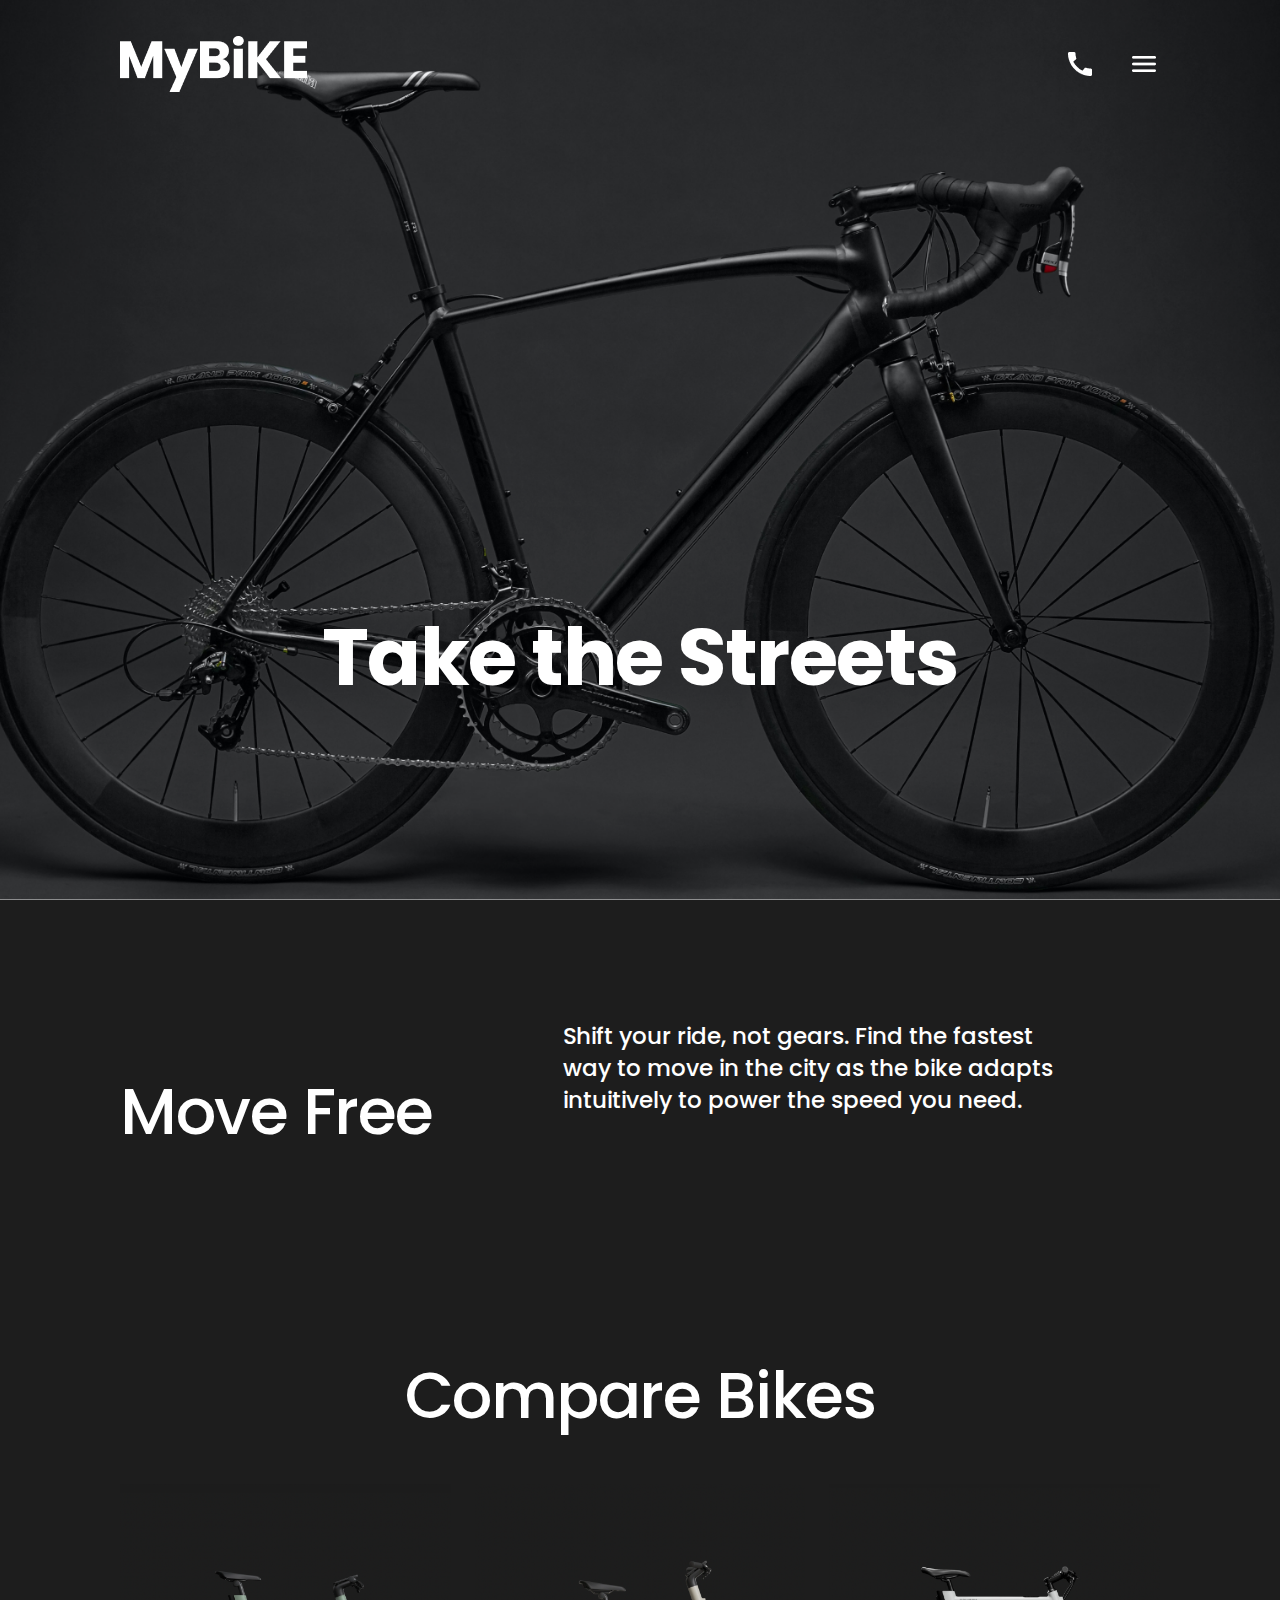
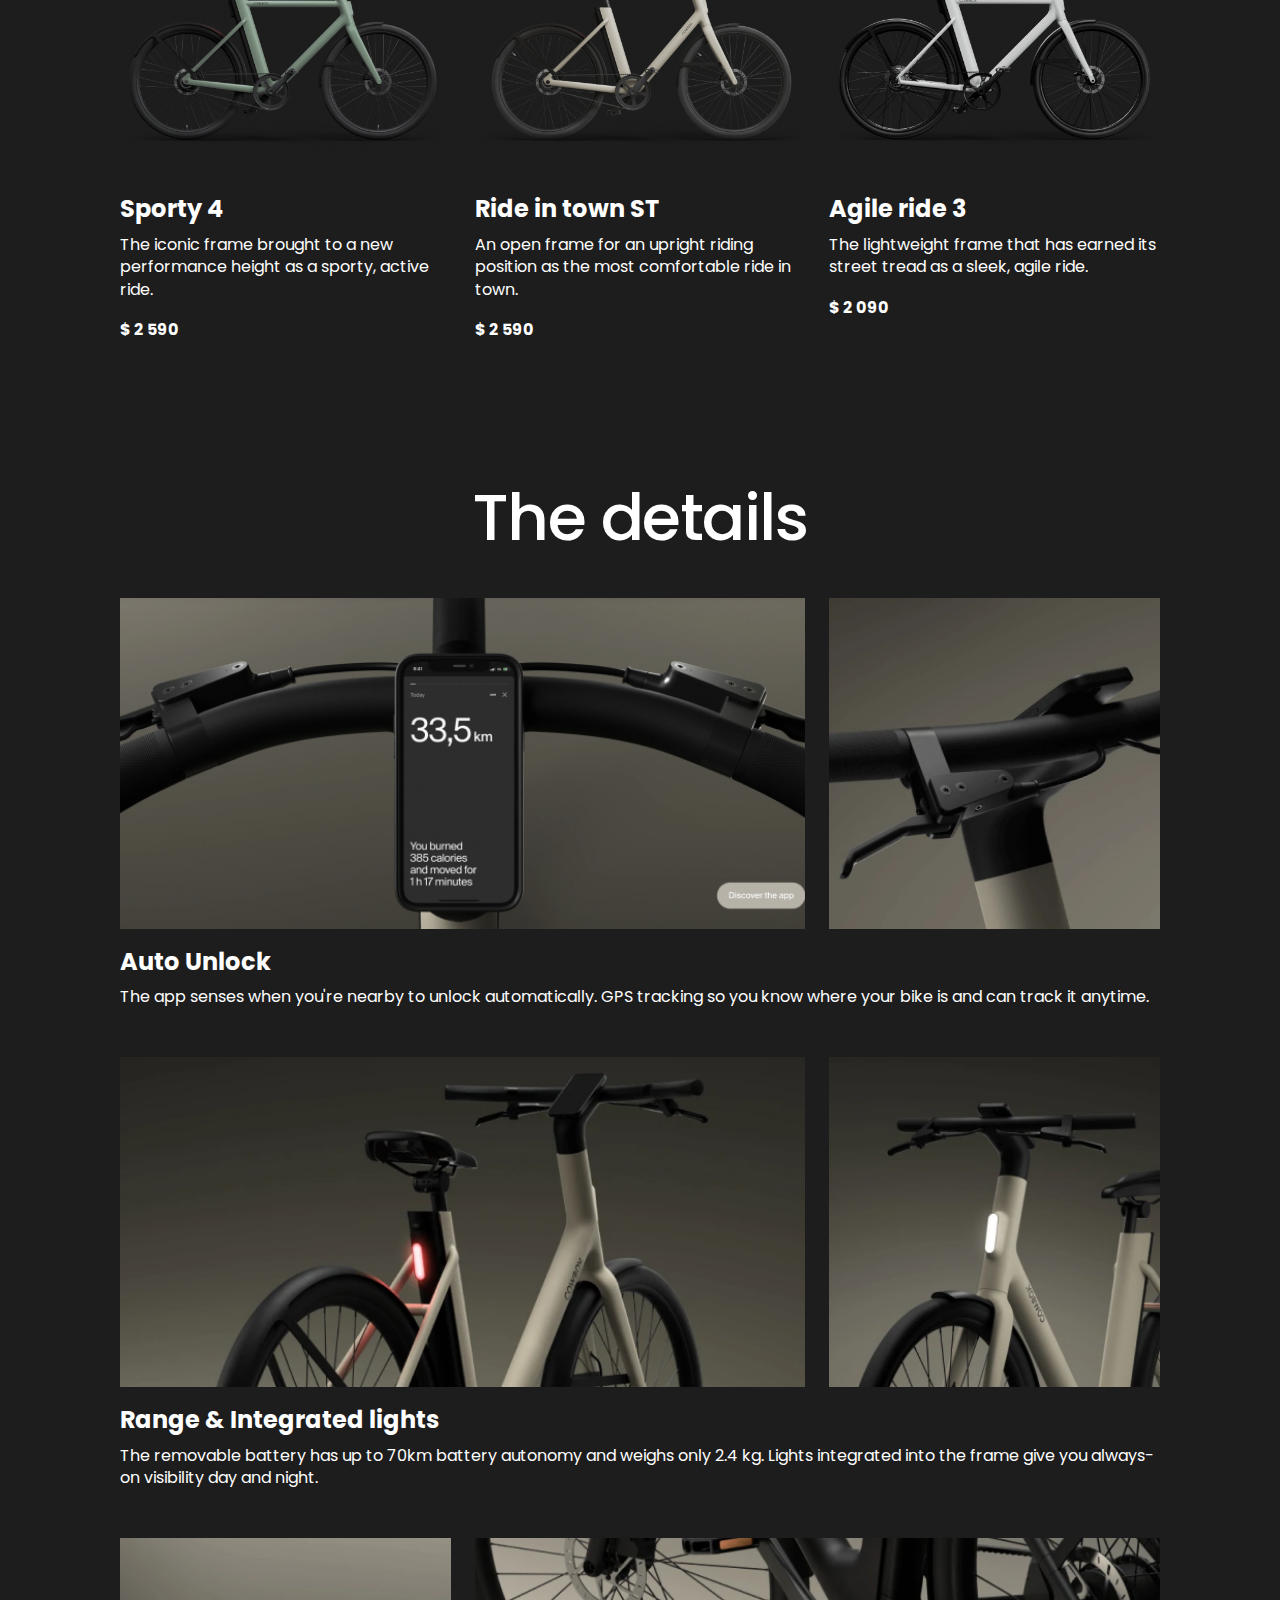
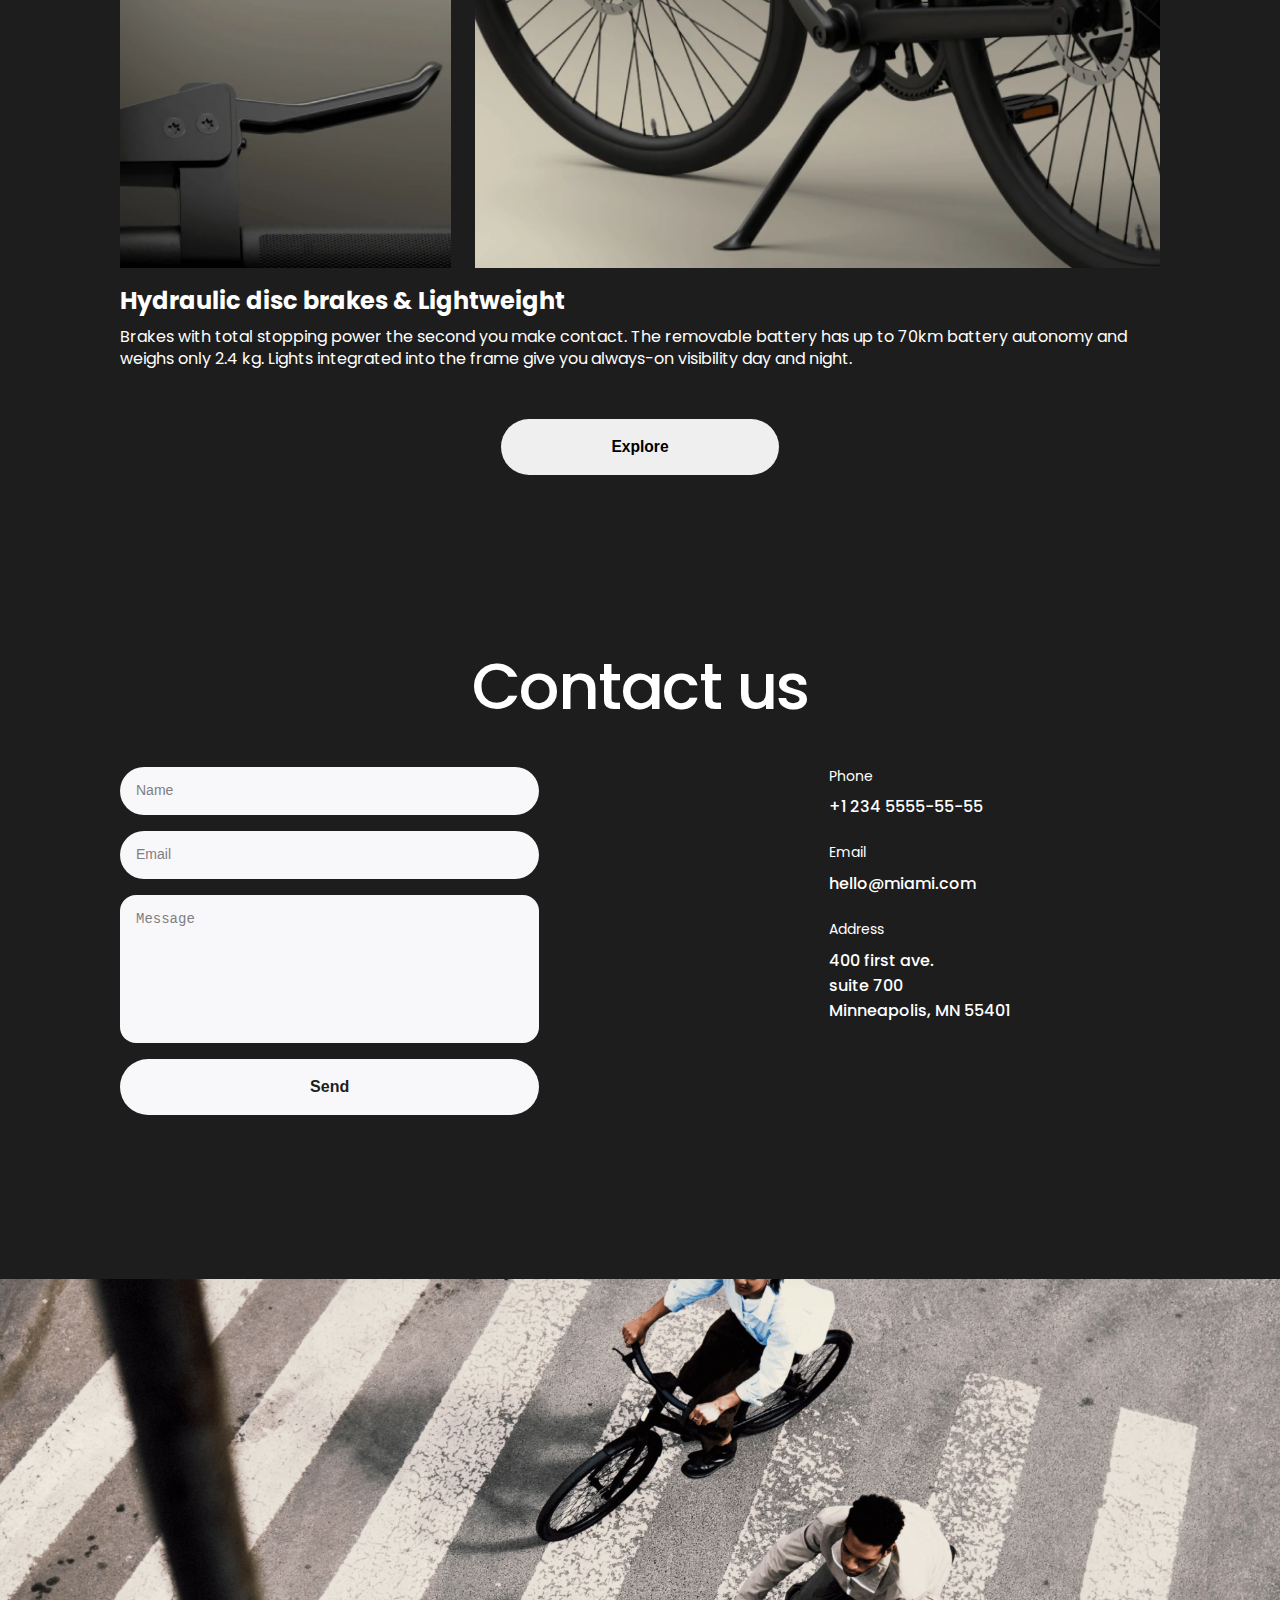
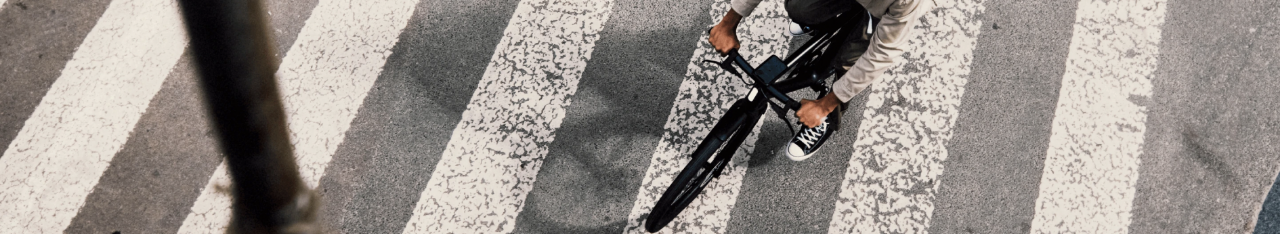
<file: index.html>
<!doctype html><html class="page" lang="en"><head><meta charset="utf-8"><meta name="viewport" content="width=device-width, initial-scale=1.0"><title>Bike</title><link rel="icon" type="image/x-icon" href="favicon.6783d5f9.png"><link rel="stylesheet" href="index.062b1f73.css"><link rel="preconnect" href="https://fonts.googleapis.com"><link rel="preconnect" href="https://fonts.gstatic.com" crossorigin><link href="https://fonts.googleapis.com/css2?family=Poppins:ital,wght@0,100;0,200;0,300;0,400;0,500;0,600;0,700;0,800;0,900;1,100;1,200;1,300;1,400;1,500;1,600;1,700;1,800;1,900&display=swap" rel="stylesheet"><script src="index.cabb280d.js" defer></script></head><body class="page__body">  <header class="header"> <div class="container"> <div class="header__content"> <div class="top-bar"> <a href="#" class="top-bar__logo"></a> <div class="top-bar__icons"> <a href="tel:+1 234 5555-55-55" class="icon icon--phone"> <span class="icon__tooltip">+1 234 555-55-55</span> </a> <a href="#menu" class="icon icon--menu"></a> </div> </div> <div class="header__bottom"> <h1 class="header__title"> Take the Streets </h1> </div> </div> </div> </header> <aside class="menu page__menu" id="menu"> <div class="container"> <div class="menu__top top-bar"> <a href="#" class="menu__top__logo-link"></a> <a href="#" class="icon icon--close"></a> </div> <div class="menu__bottom"> <div class="menu__element"> <nav class="menu__nav nav"> <ul class="nav__list"> <li class="nav__item"> <a class="nav__link" href="#"> Home </a> </li> <li class="nav__item"> <a class="nav__link" href="#about-us"> About Us </a> </li> <li class="nav__item"> <a class="nav__link" href="#bikes"> Compare Bikes </a> </li> <li class="nav__item"> <a class="nav__link" href="#details"> Details </a> </li> <li class="nav__item"> <a class="nav__link" href="#contacts"> Contacts </a> </li> </ul> </nav> <a href="tel:+1 234 5555-55-55" class="menu__phone__number"> +1 234 5555-55-55 </a> <a href="tel:+1 234 5555-55-55" class="menu__book-ride"> Book a test ride </a> </div> </div> </div> </aside>  <main class="main"> <div class="container"> <div class="main__content">  <section class="about-us" id="about-us"> <h2 class="about-us__title section-title--align--left"> Move Free </h2> <p class="about-us__content"> Shift your ride, not gears. Find the fastest way to move in the city as the bike adapts intuitively to power the speed you need. </p> </section>   <section class="bikes" id="bikes"> <h2 class="bikes__title section-title">Compare Bikes</h2> <div class="bikes__products"> <article class="bikes__product product"> <img src="bike_Sporty%204.358a576f.png" alt="Sporty 4" class="product__photo"> <h3 class="product__title">Sporty 4</h3> <p class="product__description">The iconic frame brought to a new performance height as a sporty, active ride.</p> <p class="product__price">$ 2 590</p> </article> <article class="bikes__product product"> <img src="bike_Ride%20in%20town%20ST.c6660775.png" alt="Ride in town ST" class="product__photo"> <h3 class="product__title">Ride in town ST</h3> <p class="product__description">An open frame for an upright riding position as the most comfortable ride in town.</p> <p class="product__price">$ 2 590</p> </article> <article class="bikes__product product"> <img src="bike_Agile%20ride%203.87f71982.png" alt="Sporty 4" class="product__photo"> <h3 class="product__title">Agile ride 3</h3> <p class="product__description">The lightweight frame that has earned its street tread as a sleek, agile ride.</p> <p class="product__price">$ 2 090</p> </article> </div> </section>   <section class="details" id="details"> <h2 class="section-title">The details</h2> <div class="details__wrapper"> <article class="detail"> <div class="detail__photos"> <a href="#" class="detail__link detail__link--wide"> <img class="detail__photo" src="Auto%20Unlock-wide.cba5fa6f.png" alt="Auto Unlock"> </a> <a href="#" class="detail__link detail__link--square"> <img class="detail__photo" src="Auto%20Unlock-square.1ef9acb0.png" alt="Auto Unlock"> </a> </div> <h3 class="detail__title"> Auto Unlock </h3> <p class="detail__description"> The app senses when you're nearby to unlock automatically. GPS tracking so you know where your bike is and can track it anytime. </p> </article> <article class="detail"> <div class="detail__photos"> <a href="#" class="detail__link detail__link--wide"> <img class="detail__photo" src="Range%20&%20Integrated%20lights-wide.233993c8.png" alt="Range & Integrated lights"> </a> <a href="#" class="detail__link detail__link--square"> <img class="detail__photo" src="Range%20&%20Integrated%20lights-square.d8420b7f.png" alt="Range & Integrated lights"> </a> </div> <h3 class="detail__title"> Range & Integrated lights </h3> <p class="detail__description"> The removable battery has up to 70km battery autonomy and weighs only 2.4 kg. Lights integrated into the frame give you always-on visibility day and night. </p> </article> <article class="detail"> <div class="detail__photos"> <a href="#" class="detail__link detail__link--square"> <img class="detail__photo" src="Hydraulic%20disc%20brakes%20&%20Lightweight-square.b494484e.png" alt="Hydraulic disc brakes & Lightweight"> </a> <a href="#" class="detail__link detail__link--wide"> <img class="detail__photo" src="Hydraulic%20disc%20brakes%20&%20Lightweight-wide.5946f39b.png" alt="Hydraulic disc brakes & Lightweight"> </a> </div> <h3 class="detail__title"> Hydraulic disc brakes & Lightweight </h3> <p class="detail__description"> Brakes with total stopping power the second you make contact. The removable battery has up to 70km battery autonomy and weighs only 2.4 kg. Lights integrated into the frame give you always-on visibility day and night. </p> </article> </div> <div class="detail__button__wrapper"> <button class="detail__button"> <h3 class="detail__button--text">Explore</h3> </button> </div> </section>   <section class="contacts" id="contacts"> <h2 class="contacts__title section-title"> Contact us </h2> <div class="contacts__wrapper"> <div class="contacts__form__wrapper"> <form action="#" class="contacts__form" onsubmit="this.reset(); return false;"> <input class="contacts__form--element contacts__form--name" type="text" name="username" placeholder="Name" required> <input class="contacts__form--element contacts__form--email" type="email" name="email" placeholder="Email" required> <textarea class="contacts__form--element contacts__form--message" name="message" id="message" placeholder="Message" required></textarea> <button class="contacts__form--button contacts__form--element">Send</button> </form> </div> <div class="contacts__info"> <div class="contacts__info__element"> <h4 class="contacts__info__title">Phone</h4> <a class="contacts__info__link" href="tel:+1 234 5555-55-55"> +1 234 5555-55-55 </a> </div> <div class="contacts__info__element"> <h4 class="contacts__info__title">Email</h4> <a class="contacts__info__link" href="mailto:hello@miami.com"> hello@miami.com </a> </div> <div class="contacts__info__element"> <h4 class="contacts__info__title">Address</h4> <a class="contacts__info__link" href="https://maps.app.goo.gl/DyTqv2D9MfyN94wN9" target="_blank"> 400 first ave. <br> suite 700 <br> Minneapolis, MN 55401 </a> </div> </div> </div> </section>  </div> </div> </main> <footer class="footer"> </footer> </body></html>
</file>
<file: index.062b1f73.css>
.container{padding-left:20px;padding-right:20px}@media (min-width:576px){.container{padding-left:72px;padding-right:72px}}@media (min-width:1024px){.container{padding-left:120px;padding-right:120px}}.page{scroll-behavior:smooth;font-family:Poppins,serif;font-weight:700}.page__body{min-width:320px;margin:0}.page__menu{opacity:0;pointer-events:none;transition:all .3s;position:fixed;top:0;left:0;right:0;transform:translate(-100%)}.page__menu:target{opacity:1;pointer-events:all;transform:translate(0)}.page:has(.page__menu:target){overflow:hidden}.header{background-image:url(header-bg.0d94f23b.png);background-position:50%;background-size:cover}@media (min-width:576px){.header{background-image:url(header-bg-tablet.87f4c5ec.png)}}@media (min-width:1024px){.header{background-image:url(header-bg-desktop.0938a766.png)}}.header__content{box-sizing:border-box;-ms-flex-direction:column;flex-direction:column;-ms-flex-pack:justify;justify-content:space-between;height:100vh;display:-ms-flexbox;display:flex}.header__title{letter-spacing:-1.5px;text-align:center;color:#fff;margin:0;font-size:36px;font-weight:700;line-height:100%}@media (min-width:576px){.header__title{font-size:64px}}@media (min-width:1024px){.header__title{font-size:80px}}.header__bottom{padding-bottom:88px}@media (min-width:576px){.header__bottom{padding-bottom:130px}}@media (min-width:1024px){.header__bottom{padding-bottom:203px}}.top-bar{-ms-flex-pack:justify;justify-content:space-between;-ms-flex-align:center;align-items:center;padding-top:24px;padding-bottom:24px;display:-ms-flexbox;display:flex}@media (min-width:576px){.top-bar{padding-top:36px;padding-bottom:36px}}.top-bar__icons{gap:24px;display:-ms-flexbox;display:flex}@media (min-width:576px){.top-bar__icons{gap:32px}}.top-bar__logo-link{display:-ms-flexbox;display:flex}.top-bar__logo{background-image:url(logo-white-mobile.1b1358e9.png);background-position:0;background-repeat:no-repeat;width:135px;height:38px}@media (min-width:576px){.top-bar__logo{background-image:url(logo-white-tablet.2ee457d0.png);width:187px;height:56px}}.icon{background-position:50%;background-size:cover;width:24px;height:24px;display:block}.icon--phone{background-image:url(Icon-Phone-call-mobile.1397116e.png)}@media (min-width:576px){.icon--phone{background-image:url(Icon-Phone-call.cc1317eb.png);width:32px;height:32px}}.icon__tooltip{pointer-events:none;color:#fff;letter-spacing:2px;white-space:nowrap;opacity:0;padding-top:8px;padding-bottom:8px;font-size:12px;font-weight:700;line-height:16px;transition:opacity .3s;position:absolute;transform:translate(-120%)}.icon__tooltip:hover,.icon:hover .icon__tooltip{opacity:1}.icon--menu{background-image:url(Icon-Burger-menu-mobile.2a2e46a4.png)}@media (min-width:576px){.icon--menu{background-image:url(Icon-Burger-menu.6028e18c.png);width:32px;height:32px}}.icon--menu:hover{background-image:url(Icon-Burger-menu-hover-mobile.6d84898d.png)}.icon--close{background-image:url(Icon-Close-mobile.35599a02.png)}@media (min-width:576px){.icon--close{background-image:url(Icon-Close.aacbbc29.png);width:32px;height:32px}}.menu{box-sizing:border-box;text-transform:uppercase;background-color:#c2c2c2;height:100vh;font-size:22px;font-weight:600;line-height:22px}.menu__top{margin-bottom:24px}@media (min-width:576px){.menu__top{margin-bottom:8px}}.menu__top__logo-link{background-image:url(logo-black-mobile.20c21b85.png);background-position:0;background-repeat:no-repeat;width:135px;height:38px}@media (min-width:576px){.menu__top__logo-link{background-image:url(logo-black-tablet.87dd1050.png);width:187px;height:56px}}.menu__bottom{--columns:2;grid-template-columns:repeat(var(--columns),1fr);column-gap:20px;display:grid}@media (min-width:576px){.menu__bottom{--columns:6;column-gap:24px}}@media (min-width:1024px){.menu__bottom{--columns:12}}.menu__element{grid-column:span 2}@media (min-width:576px){.menu__element{grid-column:span 4}}.menu__nav{margin-bottom:40px}.menu__phone__number{color:#1d1d1d;margin-bottom:16px;font-size:16px;line-height:27px;text-decoration:none;display:block}.menu__book-ride{letter-spacing:2px;color:#1d1d1d;border-bottom:1px solid #1d1d1d;width:fit-content;padding-bottom:7px;font-size:12px;line-height:16px;text-decoration:none;display:block}.nav__list{-ms-flex-direction:column;flex-direction:column;gap:32px;margin:0;padding:0;list-style:none;display:-ms-flexbox;display:flex}.nav__link{color:inherit;letter-spacing:2px;font-size:22px;line-height:22px;text-decoration:none;position:relative}.nav__link:after{content:"";background-color:#1d1d1d;width:100%;height:1px;transition:transform .3s;display:block;position:absolute;bottom:-8px;transform:scale(0)}.nav__link:hover:after{transform:scale(1)}.about-us{--columns:2;grid-template-columns:repeat(var(--columns),1fr);column-gap:20px;display:grid}@media (min-width:576px){.about-us{--columns:6;column-gap:24px}}@media (min-width:1024px){.about-us{--columns:12}}.about-us__title{text-align:center;letter-spacing:-1.5px;color:#fff;grid-column:1/-1;margin:60px 0 0;padding-bottom:32px;font-size:32px;font-weight:500;line-height:100%}@media (min-width:576px){.about-us__title{grid-column:span 3;font-size:48px}}@media (min-width:1024px){.about-us__title{grid-column:span 5;font-size:64px}}.about-us__content{color:#fff;margin:0;font-size:23px;font-weight:500;line-height:32.2px}@media (min-width:576px){.about-us__content{grid-column:span 3}}@media (min-width:1024px){.about-us__content{grid-column:span 6}}@media (min-width:576px){.about-us{padding-top:120px;padding-bottom:44px}}.section-title{text-align:center;letter-spacing:-1.5px;color:#fff;margin:0;padding-top:92px;padding-bottom:48px;font-size:32px;font-weight:500;line-height:100%}@media (min-width:576px){.section-title{padding-top:120px;padding-bottom:64px;font-size:48px}}@media (min-width:1024px){.section-title{padding-top:144px;padding-bottom:48px;font-size:64px}}.section-title--align--left{text-align:left}.main{background-color:#1d1d1d}.bikes__title{padding-bottom:56px}.bikes__products{--columns:2;grid-template-columns:repeat(var(--columns),1fr);gap:40px 20px;display:grid}@media (min-width:576px){.bikes__products{--columns:6;column-gap:24px}}@media (min-width:1024px){.bikes__products{--columns:12}}@media (min-width:576px){.bikes__products{row-gap:48px}}@media (min-width:1024px){.bikes__products{row-gap:0}}.bikes__product{grid-column:1/-1}@media (min-width:576px){.bikes__product{grid-column:2/-2}}@media (min-width:1024px){.bikes__product{grid-column:span 4;transition:transform .3s}.bikes__product:hover{transform:scale(1.04)}}.product{color:#fff}.product__photo{width:100%}.product__title{margin:0;padding-top:32px;padding-bottom:8px;font-size:24px;font-weight:700;line-height:33.6px}.product__description{margin:0;padding-bottom:16px;font-size:16px;font-weight:400;line-height:22.4px}.product__price{margin:0}.details__wrapper{row-gap:40px;display:grid}@media (min-width:576px){.details__wrapper{row-gap:48px}}.detail{color:#fff}.detail__photos{--columns:2;grid-template-columns:repeat(var(--columns),1fr);column-gap:20px;margin-bottom:16px;display:grid}@media (min-width:576px){.detail__photos{--columns:6;column-gap:24px}}@media (min-width:1024px){.detail__photos{--columns:12}}.detail__link{position:relative}@media (min-width:576px){.detail__link--wide{grid-column:span 4}}@media (min-width:1024px){.detail__link--wide{grid-column:span 8;transition:transform .3s}.detail__link--wide:hover{transform:scale(1.04)}}.detail__link--square{height:0;padding-bottom:100%}@media (min-width:576px){.detail__link--square{grid-column:span 2}}@media (min-width:1024px){.detail__link--square{grid-column:span 4;transition:transform .3s}.detail__link--square:hover{transform:scale(1.04)}}.detail__photo{object-fit:cover;width:100%;height:100%;position:absolute}.detail__title{margin:0;padding-bottom:8px;font-size:24px;font-weight:700;line-height:33.6px}.detail__description{margin:0;font-size:16px;font-weight:400;line-height:22.4px}.detail__button__wrapper{-ms-flex-pack:center;justify-content:center;-ms-flex-align:center;align-items:center;padding-top:40px;display:-ms-flexbox;display:flex}@media (min-width:576px){.detail__button__wrapper{padding-top:48px}}.detail__button{cursor:pointer;border:none;border-radius:40px;width:278px;height:56px;margin:0;padding:0}.detail__button:hover{box-shadow:1px 4px 16px rgba(232,232,240,.4)}.detail__button:active{box-shadow:1px 4px 16px rgba(232,232,240,.64)}.detail__button--text{margin:0}.contacts{padding-bottom:120px}@media (min-width:576px){.contacts{padding-bottom:102px}}@media (min-width:1024px){.contacts{padding-bottom:164px}}.contacts__title{padding-top:80px;padding-bottom:48px}@media (min-width:576px){.contacts__title{padding-top:120px;padding-bottom:48px}}@media (min-width:1024px){.contacts__title{padding-top:180px}}.contacts__wrapper{--columns:2;grid-template-columns:repeat(var(--columns),1fr);gap:48px 20px;display:grid}@media (min-width:576px){.contacts__wrapper{--columns:6;column-gap:24px}}@media (min-width:1024px){.contacts__wrapper{--columns:12}}.contacts__form{row-gap:16px;display:grid}.contacts__form__wrapper{grid-column:span 2}@media (min-width:576px){.contacts__form__wrapper{grid-column:span 3}}@media (min-width:1024px){.contacts__form__wrapper{grid-column:span 5}}.contacts__form input:-webkit-autofill{-webkit-text-fill-color:#dafffd;border:1px solid #add8e6;transition:background-color 5000s ease-in-out}.contacts__form input:-webkit-autofill:hover{-webkit-text-fill-color:#dafffd;border:1px solid #add8e6;transition:background-color 5000s ease-in-out}.contacts__form input:-webkit-autofill:focus{-webkit-text-fill-color:#dafffd;border:1px solid #add8e6;transition:background-color 5000s ease-in-out}.contacts__form textarea:-webkit-autofill{-webkit-text-fill-color:#dafffd;border:1px solid #add8e6;transition:background-color 5000s ease-in-out}.contacts__form textarea:-webkit-autofill:hover{-webkit-text-fill-color:#dafffd;border:1px solid #add8e6;transition:background-color 5000s ease-in-out}.contacts__form textarea:-webkit-autofill:focus{-webkit-text-fill-color:#dafffd;border:1px solid #add8e6;transition:background-color 5000s ease-in-out}.contacts__form select:-webkit-autofill{-webkit-text-fill-color:#dafffd;border:1px solid #add8e6;transition:background-color 5000s ease-in-out}.contacts__form select:-webkit-autofill:hover{-webkit-text-fill-color:#dafffd;border:1px solid #add8e6;transition:background-color 5000s ease-in-out}.contacts__form select:-webkit-autofill:focus{-webkit-text-fill-color:#dafffd;border:1px solid #add8e6;transition:background-color 5000s ease-in-out}.contacts__form--element{box-sizing:border-box;background-color:#f8f8fa;border:none;border-radius:40px;height:48px;padding:14px 16px}.contacts__form--element::placeholder{color:#7e7e83;font-size:14px;font-weight:400;line-height:20px}.contacts__form--element::placeholder{color:#7e7e83;font-size:14px;font-weight:400;line-height:20px}.contacts__form--element:hover::placeholder{color:#292929}.contacts__form--element:hover::placeholder{color:#292929}.contacts__form--element:focus{color:#292929;outline:none}.contacts__form--message{resize:none;border-radius:16px;height:148px}.contacts__form--button{color:#1d1d1d;text-align:center;cursor:pointer;height:56px;margin:0;padding:0;font-size:16px;font-weight:700;line-height:27px}.contacts__form--button:hover{box-shadow:1px 4px 16px rgba(232,232,240,.4)}.contacts__form--button:active{box-shadow:1px 4px 16px rgba(232,232,240,.64)}.contacts__info{grid-column:span 2;row-gap:24px;height:fit-content;display:grid}.contacts__info__element{transition:transform .3s}.contacts__info__element:hover{transform:scale(1.05)}@media (min-width:576px){.contacts__info{grid-column:span 3}}@media (min-width:1024px){.contacts__info{grid-column:9/12}}.contacts__info__title{color:#fff;margin:0 0 8px;font-size:14px;font-weight:400;line-height:19.6px}.contacts__info__link{font-weight:500;font-style:16px;color:#fff;line-height:22.4px;text-decoration:none}.footer{pointer-events:none;background-image:url(footer-mobile.14e8fcba.png);background-position:50%;background-size:cover;width:100%;height:200px;bottom:0}@media (min-width:576px){.footer{background-image:url(footer-tablet.6c17fb16.png);height:480px}}@media (min-width:1024px){.footer{background-image:url(footer-desktop.f07adc88.png);height:555px}}
/*# sourceMappingURL=index.062b1f73.css.map */
</file>
